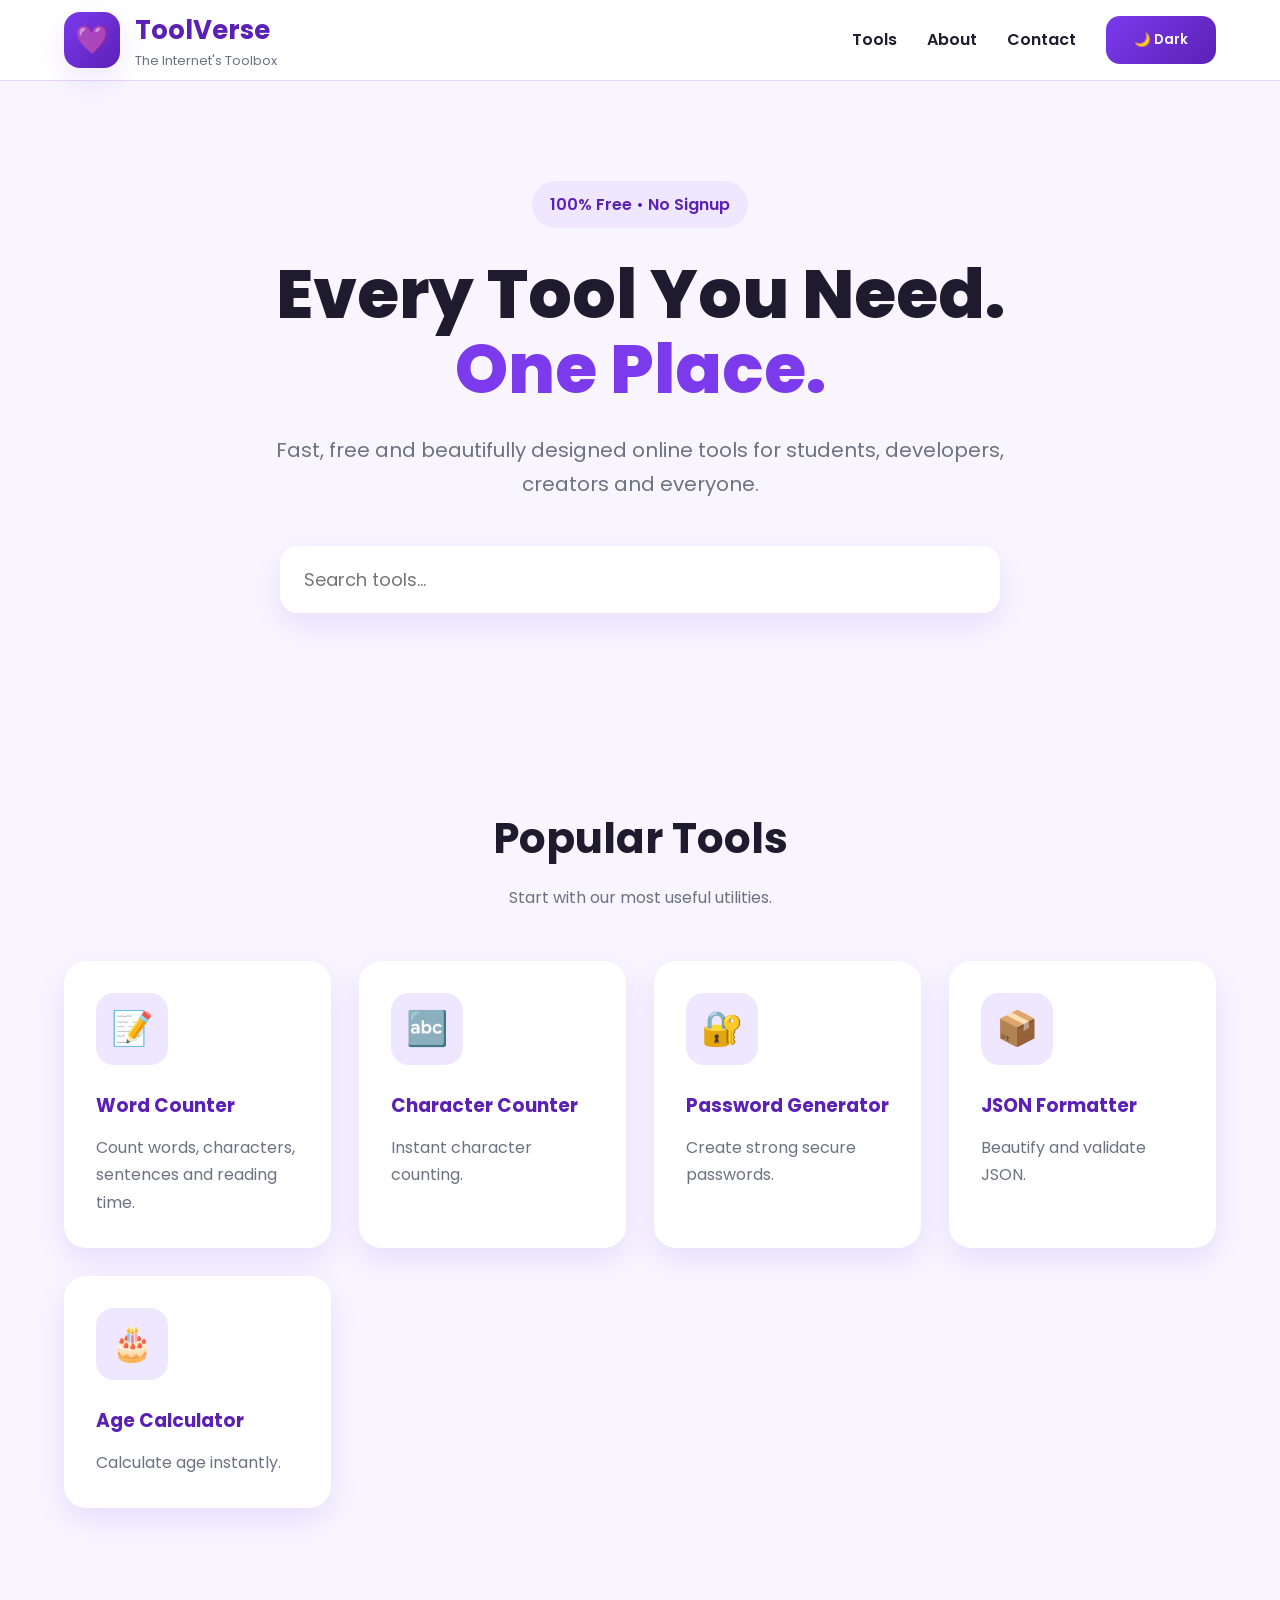
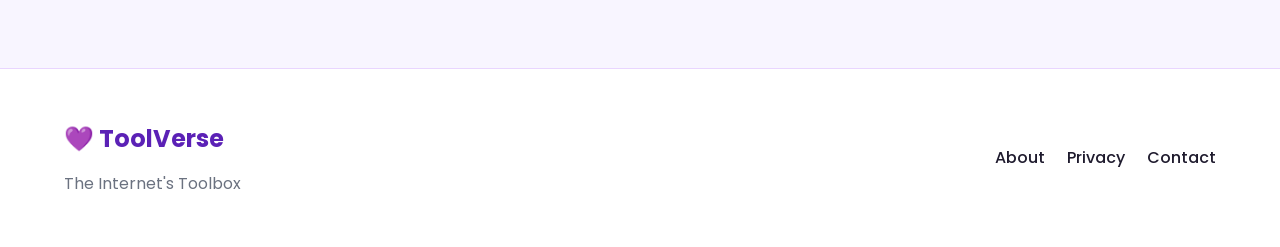
<file: index.html>
<!DOCTYPE html>
<html lang="en">
<head>
<meta charset="UTF-8">
<meta name="viewport" content="width=device-width, initial-scale=1.0">
<title>ToolVerse - The Internet's Toolbox</title>
<link rel="preconnect" href="https://fonts.googleapis.com">
<link rel="preconnect" href="https://fonts.gstatic.com" crossorigin>
<link href="https://fonts.googleapis.com/css2?family=Poppins:wght@300;400;500;600;700;800&display=swap" rel="stylesheet">
<link rel="stylesheet" href="assets/css/main.css">
<link rel="stylesheet" href="assets/css/dark.css">
</head>
<body>

<header>
<div class="container nav">
<a class="logo" href="#">
<div class="logo-box">💜</div>
<div>
<h2>ToolVerse</h2>
<p>The Internet's Toolbox</p>
</div>
</a>

<nav>
<a href="#tools">Tools</a>
<a href="pages/about.html">About</a>
<a href="pages/contact.html">Contact</a>
<button id="themeToggle" class="btn">🌙 Dark</button>
</nav>
</div>
</header>

<section class="hero">
<div class="container">
<div class="badge">100% Free • No Signup</div>
<h1>Every Tool You Need.<br><span>One Place.</span></h1>
<p>Fast, free and beautifully designed online tools for students, developers, creators and everyone.</p>

<div class="hero-search" style="position:relative;">
<input id="searchBox" type="text" placeholder="Search tools...">
<div id="searchResults" style="display:none;position:absolute;top:75px;width:100%;background:#fff;border-radius:16px;box-shadow:0 15px 40px rgba(0,0,0,.12);overflow:hidden;z-index:999;"></div>
</div>
</div>
</section>

<section id="tools">
<div class="container">
<div class="section-title">
<h2>Popular Tools</h2>
<p>Start with our most useful utilities.</p>
</div>

<div class="grid grid-3">

<a class="tool card" href="tools/word-counter/">
<div class="card-icon">📝</div>
<h3>Word Counter</h3>
<p>Count words, characters, sentences and reading time.</p>
</a>

<a class="tool card" href="tools/character-counter/">
<div class="card-icon">🔤</div>
<h3>Character Counter</h3>
<p>Instant character counting.</p>
</a>

<a class="tool card" href="tools/password-generator/">
<div class="card-icon">🔐</div>
<h3>Password Generator</h3>
<p>Create strong secure passwords.</p>
</a>

<a class="tool card" href="tools/json-formatter/">
<div class="card-icon">📦</div>
<h3>JSON Formatter</h3>
<p>Beautify and validate JSON.</p>
</a>

<a class="tool card" href="tools/age-calculator/">
<div class="card-icon">🎂</div>
<h3>Age Calculator</h3>
<p>Calculate age instantly.</p>
</a>

</div>
</div>
</section>

<footer>
<div class="container footer">
<div>
<h2>💜 ToolVerse</h2>
<p>The Internet's Toolbox</p>
</div>
<div class="footer-links">
<a href="pages/about.html">About</a>
<a href="pages/privacy.html">Privacy</a>
<a href="pages/contact.html">Contact</a>
</div>
</div>
</footer>

<script src="assets/js/app.js"></script>
<script src="assets/js/theme.js"></script>
<script src="assets/js/search.js"></script>
</body>
</html>
</file>
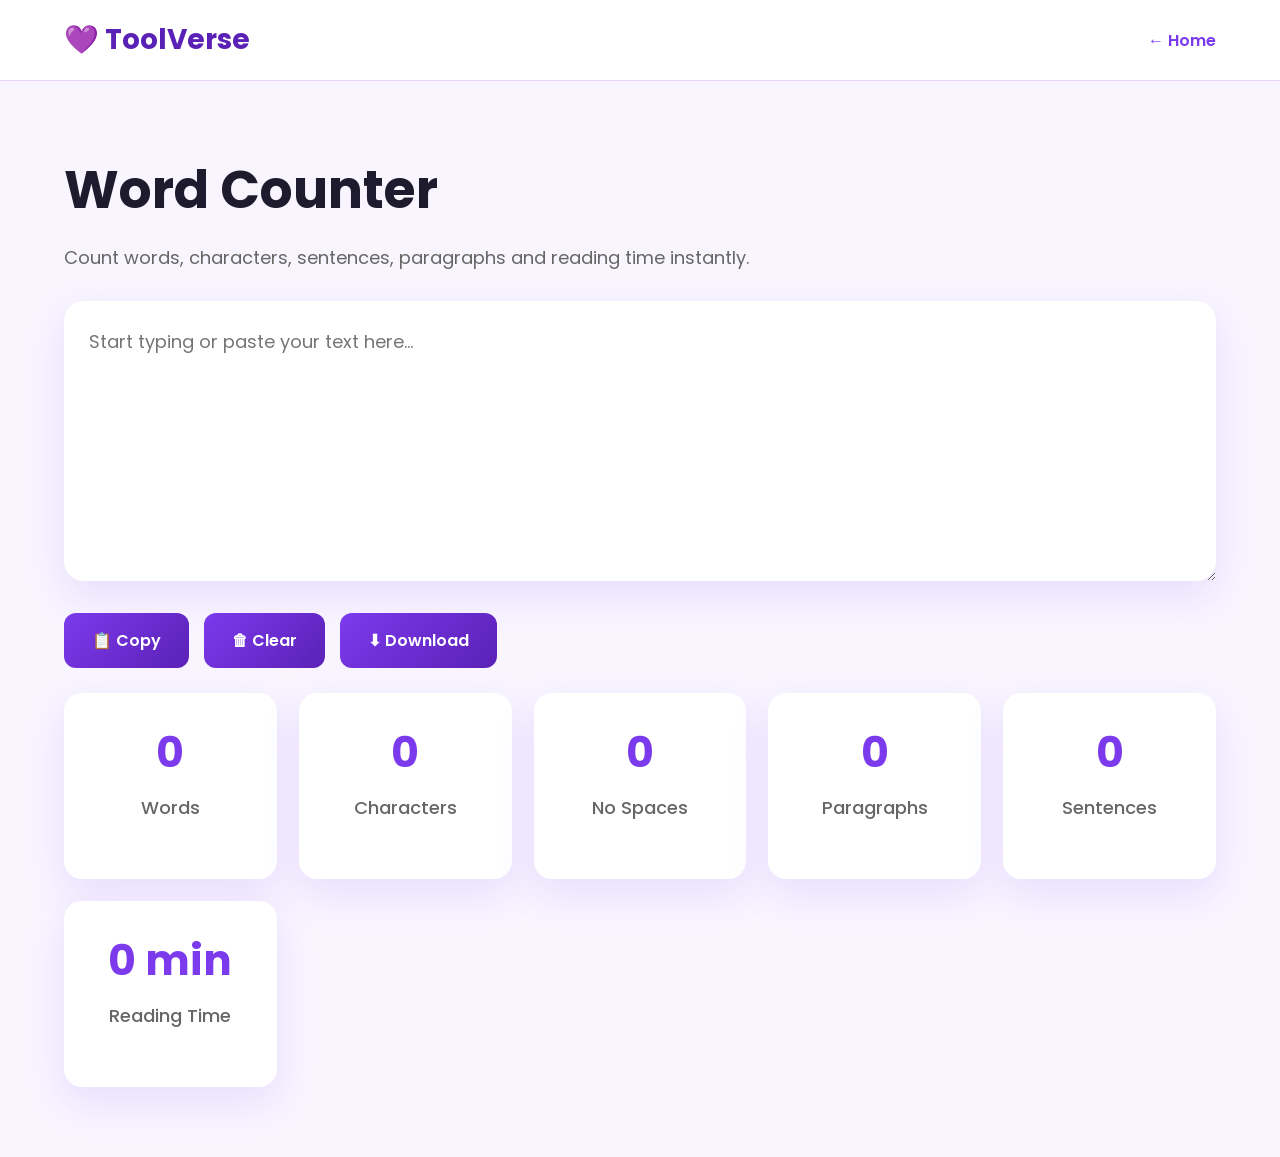
<file: tools/word-counter/index.html>
<!DOCTYPE html>
<html lang="en">

<head>

<meta charset="UTF-8">

<meta name="viewport" content="width=device-width, initial-scale=1.0">

<title>Word Counter | ToolVerse</title>

<meta name="description" content="Free online Word Counter. Count words, characters, paragraphs and reading time instantly.">

<link rel="preconnect" href="https://fonts.googleapis.com">

<link rel="preconnect" href="https://fonts.gstatic.com" crossorigin>

<link href="https://fonts.googleapis.com/css2?family=Poppins:wght@300;400;500;600;700&display=swap" rel="stylesheet">

<link rel="stylesheet" href="style.css">

</head>

<body>

<header>

<div class="container nav">

<a href="../../index.html" class="brand">

💜 ToolVerse

</a>

<a href="../../index.html" class="home">

← Home

</a>

</div>

</header>

<section class="hero">

<div class="container">

<h1>Word Counter</h1>

<p>

Count words, characters, sentences, paragraphs and reading time instantly.

</p>

<textarea

id="text"

placeholder="Start typing or paste your text here..."></textarea>

<div class="buttons">

<button id="copyBtn">

📋 Copy

</button>

<button id="clearBtn">

🗑 Clear

</button>

<button id="downloadBtn">

⬇ Download

</button>

</div>

<div class="stats">

<div class="card">

<h2 id="words">0</h2>

<p>Words</p>

</div>

<div class="card">

<h2 id="characters">0</h2>

<p>Characters</p>

</div>

<div class="card">

<h2 id="spaces">0</h2>

<p>No Spaces</p>

</div>

<div class="card">

<h2 id="paragraphs">0</h2>

<p>Paragraphs</p>

</div>

<div class="card">

<h2 id="sentences">0</h2>

<p>Sentences</p>

</div>

<div class="card">

<h2 id="reading">0 min</h2>

<p>Reading Time</p>

</div>

</div>

</div>

</section>

<script src="script.js"></script>

</body>

</html>
</file>
<file: assets/css/main.css>
/* ==========================================================
   ToolVerse v3
   assets/css/main.css
========================================================== */

@import url('https://fonts.googleapis.com/css2?family=Poppins:wght@300;400;500;600;700;800&display=swap');

:root{

--primary:#7C3AED;
--primary-dark:#5B21B6;
--primary-light:#A78BFA;

--accent:#C084FC;

--bg:#F8F5FF;

--card:#ffffff;

--text:#1F1B2E;

--text-light:#6B7280;

--border:#E9D5FF;

--success:#10B981;
--warning:#F59E0B;
--danger:#EF4444;

--radius:18px;

--shadow-sm:0 4px 12px rgba(124,58,237,.08);
--shadow:0 12px 30px rgba(124,58,237,.12);
--shadow-lg:0 20px 50px rgba(124,58,237,.18);

--transition:.3s ease;

}

*{
margin:0;
padding:0;
box-sizing:border-box;
font-family:'Poppins',sans-serif;
}

html{

scroll-behavior:smooth;

}

body{

background:var(--bg);

color:var(--text);

line-height:1.7;

overflow-x:hidden;

}

/* Scrollbar */

::-webkit-scrollbar{

width:10px;

}

::-webkit-scrollbar-thumb{

background:var(--primary);

border-radius:50px;

}

::-webkit-scrollbar-track{

background:#eee;

}

/* Container */

.container{

width:90%;

max-width:1250px;

margin:auto;

}

/* Header */

header{

position:sticky;

top:0;

z-index:999;

background:rgba(255,255,255,.95);

backdrop-filter:blur(10px);

border-bottom:1px solid var(--border);

}

.nav{

height:80px;

display:flex;

justify-content:space-between;

align-items:center;

}

.logo{

display:flex;

align-items:center;

gap:15px;

text-decoration:none;

color:inherit;

}

.logo-box{

width:56px;

height:56px;

border-radius:16px;

display:flex;

justify-content:center;

align-items:center;

font-size:28px;

color:white;

background:linear-gradient(
135deg,
var(--primary),
var(--primary-dark)
);

box-shadow:var(--shadow);

}

.logo h2{

font-size:26px;

color:var(--primary-dark);

}

.logo p{

font-size:13px;

color:var(--text-light);

margin-top:-3px;

}

nav{

display:flex;

align-items:center;

gap:30px;

}

nav a{

text-decoration:none;

color:var(--text);

font-weight:600;

transition:var(--transition);

position:relative;

}

nav a::after{

content:"";

position:absolute;

bottom:-8px;

left:0;

width:0;

height:3px;

background:var(--primary);

transition:.3s;

border-radius:20px;

}

nav a:hover::after{

width:100%;

}

nav a:hover{

color:var(--primary);

}

/* Buttons */

.btn{

display:inline-flex;

align-items:center;

justify-content:center;

padding:14px 28px;

border-radius:14px;

background:linear-gradient(
135deg,
var(--primary),
var(--primary-dark)
);

color:white;

font-weight:600;

text-decoration:none;

border:none;

cursor:pointer;

transition:var(--transition);

}

.btn:hover{

transform:translateY(-3px);

box-shadow:var(--shadow-lg);

}

.btn-outline{

background:white;

color:var(--primary);

border:2px solid var(--primary);

}

.btn-outline:hover{

background:var(--primary);

color:white;

}

/* Hero */

.hero{

padding:100px 0;

text-align:center;

}

.badge{

display:inline-block;

padding:10px 18px;

background:#EFE7FF;

color:var(--primary-dark);

border-radius:100px;

font-weight:600;

margin-bottom:30px;

}

.hero h1{

font-size:68px;

line-height:1.1;

margin-bottom:25px;

font-weight:800;

}

.hero span{

color:var(--primary);

}

.hero p{

max-width:760px;

margin:auto;

font-size:20px;

color:var(--text-light);

}

.hero-search{

margin-top:45px;

display:flex;

justify-content:center;

}

.hero-search input{

width:720px;

max-width:100%;

padding:20px 24px;

border:none;

outline:none;

border-radius:18px;

font-size:18px;

background:white;

box-shadow:var(--shadow);

transition:.3s;

}

.hero-search input:focus{

box-shadow:0 0 0 4px rgba(124,58,237,.15);

}

/* Section */

section{

padding:90px 0;

}

.section-title{

text-align:center;

margin-bottom:50px;

}

.section-title h2{

font-size:42px;

margin-bottom:10px;

}

.section-title p{

color:var(--text-light);

}

/* Cards */

.grid{

display:grid;

gap:28px;

}

.grid-2{

grid-template-columns:repeat(2,1fr);

}

.grid-3{

grid-template-columns:repeat(auto-fit,minmax(260px,1fr));

}

.grid-4{

grid-template-columns:repeat(auto-fit,minmax(220px,1fr));

}

.card{

background:white;

border-radius:22px;

padding:32px;

box-shadow:var(--shadow);

transition:var(--transition);

}

.card:hover{

transform:translateY(-10px);

box-shadow:var(--shadow-lg);

}

.card-icon{

width:72px;

height:72px;

border-radius:18px;

display:flex;

justify-content:center;

align-items:center;

font-size:34px;

background:#EFE7FF;

margin-bottom:25px;

}

.card h3{

margin-bottom:12px;

color:var(--primary-dark);

}

.card p{

color:var(--text-light);

}

/* Categories */

.category{

text-align:center;

cursor:pointer;

}

.category:hover{

background:linear-gradient(
135deg,
var(--primary),
var(--primary-dark)
);

color:white;

}

.category:hover .card-icon{

background:white;

}

/* Tool Card */

.tool{

text-decoration:none;

color:inherit;

display:block;

}

/* Stats */

.stats{

background:linear-gradient(
135deg,
var(--primary),
var(--primary-dark)
);

color:white;

}

.stats-grid{

display:grid;

grid-template-columns:repeat(auto-fit,minmax(220px,1fr));

gap:30px;

text-align:center;

}

.stats-grid h2{

font-size:60px;

margin-bottom:10px;

}

.stats-grid p{

font-size:18px;

}

/* Footer */

footer{

background:white;

border-top:1px solid var(--border);

margin-top:70px;

}

.footer{

padding:50px 0;

display:flex;

justify-content:space-between;

align-items:center;

flex-wrap:wrap;

gap:30px;

}

.footer h2{

color:var(--primary-dark);

margin-bottom:10px;

}

.footer p{

color:var(--text-light);

}

.footer-links{

display:flex;

gap:22px;

flex-wrap:wrap;

}

.footer-links a{

text-decoration:none;

color:var(--text);

font-weight:500;

}

.footer-links a:hover{

color:var(--primary);

}

/* Utility */

.text-center{

text-align:center;

}

.mt-1{margin-top:10px;}
.mt-2{margin-top:20px;}
.mt-3{margin-top:30px;}
.mt-4{margin-top:40px;}
.mt-5{margin-top:50px;}

.mb-1{margin-bottom:10px;}
.mb-2{margin-bottom:20px;}
.mb-3{margin-bottom:30px;}
.mb-4{margin-bottom:40px;}
.mb-5{margin-bottom:50px;}

.hidden{

display:none;

}

/* Responsive */

@media(max-width:1000px){

.hero h1{

font-size:52px;

}

.grid-2{

grid-template-columns:1fr;

}

}

@media(max-width:768px){

nav{

display:none;

}

.hero{

padding:70px 0;

}

.hero h1{

font-size:40px;

}

.hero p{

font-size:17px;

}

.section-title h2{

font-size:34px;

}

.footer{

justify-content:center;

text-align:center;

}

.footer-links{

justify-content:center;

}

}

@media(max-width:500px){

.logo h2{

font-size:20px;

}

.logo-box{

width:46px;
height:46px;

font-size:22px;

}

.hero h1{

font-size:34px;

}

.hero-search input{

padding:16px;

font-size:16px;

}

.card{

padding:24px;

}

.stats-grid h2{

font-size:42px;

}

}
</file>
<file: assets/css/dark.css>
/* ==========================================
   ToolVerse Dark Theme
========================================== */

body.dark{

    --bg:#0F172A;

    --card:#1E293B;

    --text:#F8FAFC;

    --text-light:#CBD5E1;

    --border:#334155;

    background:var(--bg);

    color:var(--text);

}

body.dark header{

    background:#111827;

    border-bottom:1px solid #334155;

}

body.dark footer{

    background:#111827;

    border-top:1px solid #334155;

}

body.dark .card{

    background:var(--card);

}

body.dark textarea{

    background:var(--card);

    color:var(--text);

}

body.dark input{

    background:var(--card);

    color:var(--text);

}

body.dark nav a{

    color:var(--text);

}

body.dark .footer-links a{

    color:var(--text);

}

body.dark .hero-search input{

    background:var(--card);

}

body.dark .badge{

    background:#312E81;

    color:white;

}
</file>
<file: tools/word-counter/style.css>
/* ==========================================
   ToolVerse Word Counter
   Violet Premium Theme
========================================== */

*{
    margin:0;
    padding:0;
    box-sizing:border-box;
    font-family:'Poppins',sans-serif;
}

:root{

    --primary:#7C3AED;
    --primary-dark:#5B21B6;
    --background:#F8F5FF;
    --card:#FFFFFF;
    --border:#E9D5FF;
    --text:#1F1B2E;

    --shadow:0 15px 40px rgba(124,58,237,.12);

}

body{

    background:var(--background);

    color:var(--text);

}

.container{

    width:90%;

    max-width:1200px;

    margin:auto;

}

/* Header */

header{

    background:white;

    border-bottom:1px solid var(--border);

    position:sticky;

    top:0;

    z-index:100;

}

.nav{

    height:80px;

    display:flex;

    justify-content:space-between;

    align-items:center;

}

.brand{

    text-decoration:none;

    font-size:28px;

    color:var(--primary-dark);

    font-weight:700;

}

.home{

    text-decoration:none;

    color:var(--primary);

    font-weight:600;

}

/* Hero */

.hero{

    padding:70px 0;

}

.hero h1{

    font-size:52px;

    margin-bottom:15px;

}

.hero p{

    color:#666;

    margin-bottom:30px;

    font-size:18px;

}

textarea{

    width:100%;

    min-height:280px;

    resize:vertical;

    border:none;

    outline:none;

    padding:25px;

    font-size:18px;

    border-radius:20px;

    background:white;

    box-shadow:var(--shadow);

    line-height:1.8;

}

/* Buttons */

.buttons{

    display:flex;

    gap:15px;

    margin:25px 0;

    flex-wrap:wrap;

}

button{

    border:none;

    cursor:pointer;

    padding:15px 28px;

    border-radius:12px;

    background:linear-gradient(
        135deg,
        var(--primary),
        var(--primary-dark)
    );

    color:white;

    font-size:16px;

    font-weight:600;

    transition:.3s;

}

button:hover{

    transform:translateY(-3px);

}

/* Stats */

.stats{

    display:grid;

    grid-template-columns:repeat(auto-fit,minmax(180px,1fr));

    gap:22px;

    margin-top:20px;

}

.card{

    background:var(--card);

    padding:28px;

    border-radius:18px;

    text-align:center;

    box-shadow:var(--shadow);

}

.card h2{

    color:var(--primary);

    font-size:42px;

    margin-bottom:10px;

}

.card p{

    color:#666;

    font-weight:500;

}

/* Responsive */

@media(max-width:768px){

.hero h1{

font-size:36px;

}

textarea{

min-height:220px;

}

.buttons{

flex-direction:column;

}

button{

width:100%;

}

}
</file>
